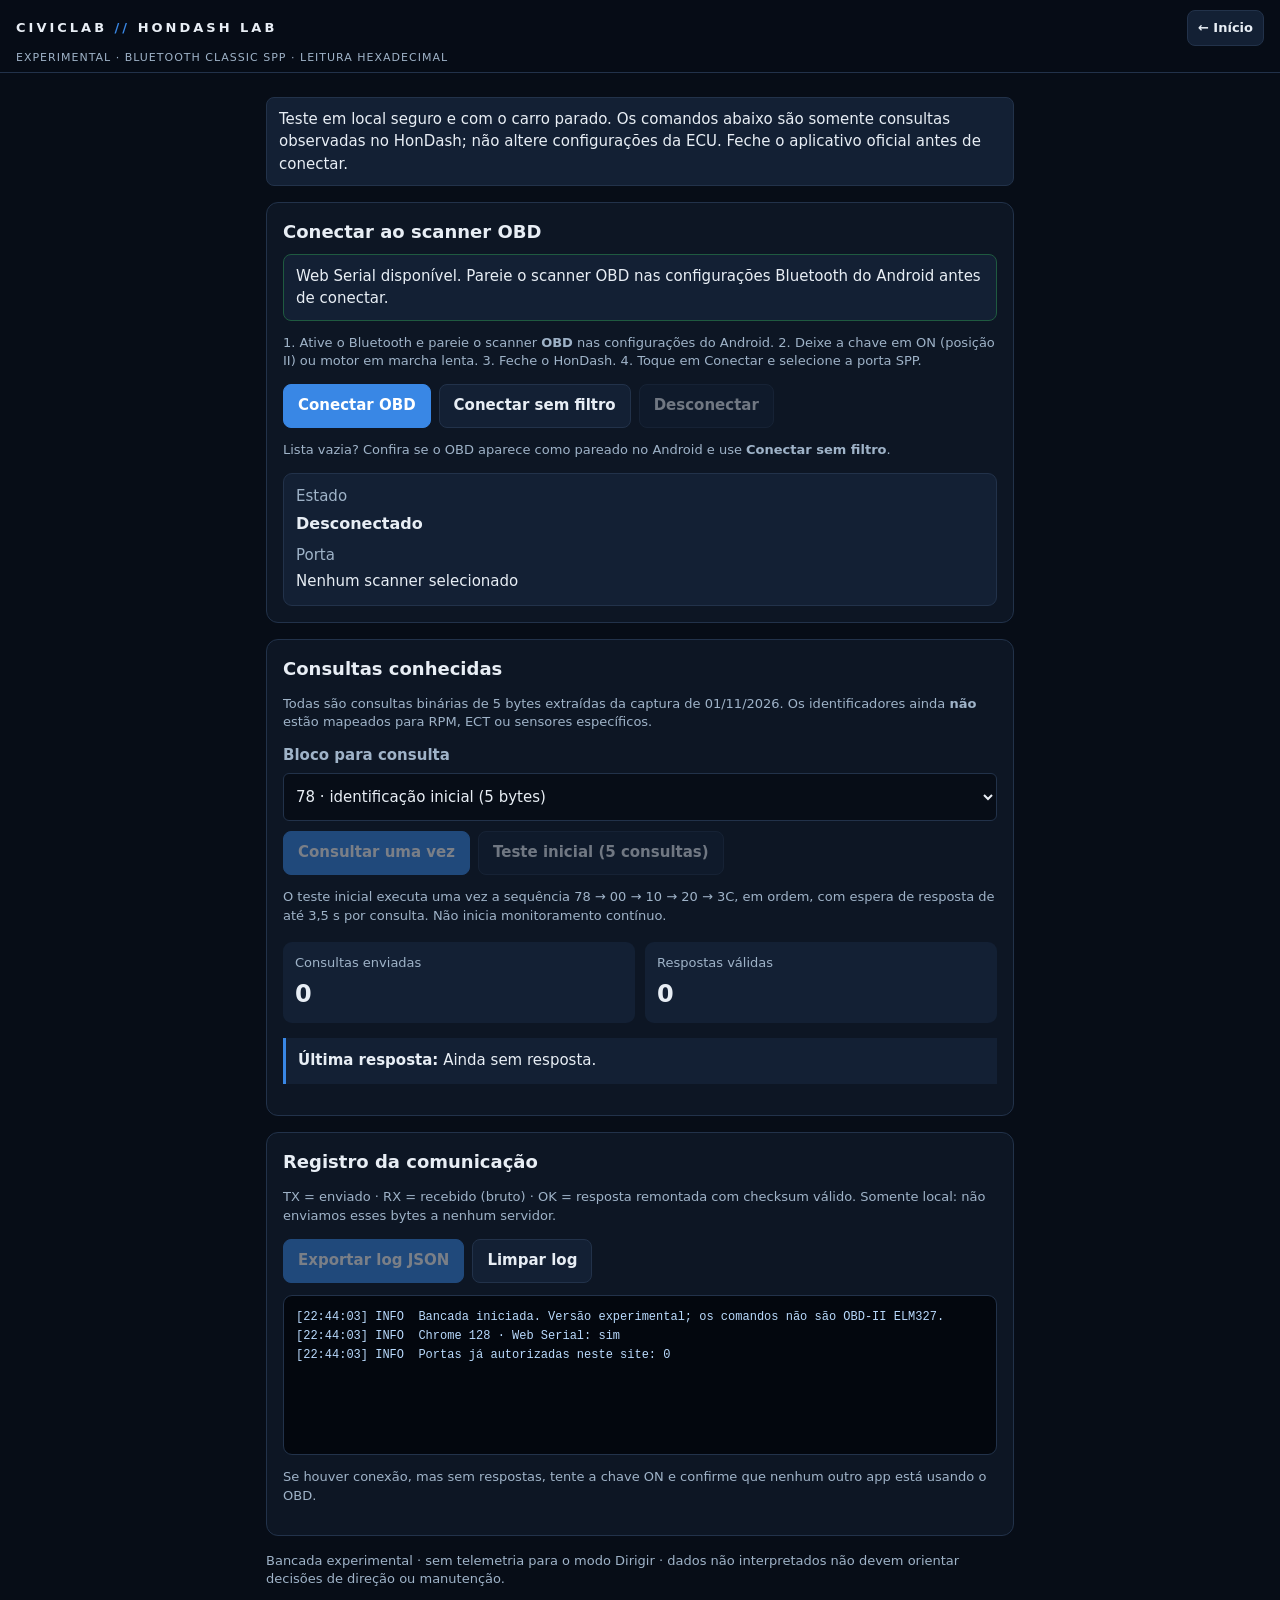
<file: index.html>
<!DOCTYPE html>
<html lang="pt-BR">
<head>
  <meta charset="utf-8">
  <meta name="viewport" content="width=device-width,initial-scale=1">
  <meta name="color-scheme" content="dark">
  <title>CivicLab · HonDash Bluetooth (bancada)</title>
  <link rel="stylesheet" href="diagnostico.css">
  <link rel="stylesheet" href="hondash.css">
  <script src="hondash.js" defer></script>
</head>
<body>
  <header class="top">
    <div class="top-row">
      <p class="brand">CIVICLAB <span>//</span> HONDASH LAB</p>
      <a class="btn small" href="index.html">← Início</a>
    </div>
    <p class="mode-tag">EXPERIMENTAL · BLUETOOTH CLASSIC SPP · LEITURA HEXADECIMAL</p>
  </header>
  <main class="lab-main">
    <div class="notice" role="note">Teste em local seguro e com o carro parado. Os comandos abaixo são somente consultas observadas no HonDash; não altere configurações da ECU. Feche o aplicativo oficial antes de conectar.</div>
    <section class="card" aria-labelledby="bt-title">
      <h2 id="bt-title">Conectar ao scanner OBD</h2>
      <p id="support" class="notice" role="status">Verificando Web Serial…</p>
      <p class="muted small">1. Ative o Bluetooth e pareie o scanner <b>OBD</b> nas configurações do Android. 2. Deixe a chave em ON (posição II) ou motor em marcha lenta. 3. Feche o HonDash. 4. Toque em Conectar e selecione a porta SPP.</p>
      <div class="row">
        <button id="connect" class="btn primary" type="button">Conectar OBD</button>
        <button id="connectAll" class="btn" type="button">Conectar sem filtro</button>
        <button id="disconnect" class="btn" type="button" disabled>Desconectar</button>
      </div>
      <p class="muted small">Lista vazia? Confira se o OBD aparece como pareado no Android e use <b>Conectar sem filtro</b>.</p>
      <div class="lab-status" aria-live="polite">
        <div><span class="muted">Estado</span><b id="status">Desconectado</b></div>
        <div><span class="muted">Porta</span><span id="selected">Nenhum scanner selecionado</span></div>
      </div>
    </section>

    <section class="card" aria-labelledby="read-title">
      <h2 id="read-title">Consultas conhecidas</h2>
      <p class="muted small">Todas são consultas binárias de 5 bytes extraídas da captura de 01/11/2026. Os identificadores ainda <b>não</b> estão mapeados para RPM, ECT ou sensores específicos.</p>
      <label class="lab-label" for="command">Bloco para consulta</label>
      <select id="command"></select>
      <div class="row">
        <button id="send" class="btn primary" type="button" disabled>Consultar uma vez</button>
        <button id="probe" class="btn" type="button" disabled>Teste inicial (5 consultas)</button>
      </div>
      <p class="muted small">O teste inicial executa uma vez a sequência 78 → 00 → 10 → 20 → 3C, em ordem, com espera de resposta de até 3,5 s por consulta. Não inicia monitoramento contínuo.</p>
      <div class="lab-metrics">
        <div><span>Consultas enviadas</span><strong id="count">0</strong></div>
        <div><span>Respostas válidas</span><strong id="responses">0</strong></div>
      </div>
      <p class="lab-last"><b>Última resposta:</b> <span id="last">Ainda sem resposta.</span></p>
    </section>

    <section class="card" aria-labelledby="log-title">
      <h2 id="log-title">Registro da comunicação</h2>
      <p class="muted small">TX = enviado · RX = recebido (bruto) · OK = resposta remontada com checksum válido. Somente local: não enviamos esses bytes a nenhum servidor.</p>
      <div class="row">
        <button id="download" class="btn primary" type="button" disabled>Exportar log JSON</button>
        <button id="clear" class="btn" type="button">Limpar log</button>
      </div>
      <pre id="log" class="lab-console" aria-label="Pacotes enviados e recebidos" role="log" aria-live="off"></pre>
      <p id="hint" class="muted small">Se houver conexão, mas sem respostas, tente a chave ON e confirme que nenhum outro app está usando o OBD.</p>
    </section>

    <footer class="muted small">Bancada experimental · sem telemetria para o modo Dirigir · dados não interpretados não devem orientar decisões de direção ou manutenção.</footer>
  </main>
</body>
</html>
</file>
<file: diagnostico.css>
/* CivicLab NightBlue · modo Diagnóstico (escuro, alto contraste, celular primeiro). */
:root {
  color-scheme: dark;
  --bg: #070d17;
  --surface: #0d1624;
  --surface-2: #132034;
  --line: #22324a;
  --grid: #1f2c3d;
  --text-1: #e8eef5;
  --text-2: #9fb3c8;
  --text-3: #7d8fa5;
  --accent: #3987e5;
  --series-a: #3987e5;
  --series-b: #d95926;
  --event: #e0a43a;
  --ok: #3fb37f;
  --warn: #e0a43a;
  --err: #ff5a61;
}
* { box-sizing: border-box; }
html { -webkit-text-size-adjust: 100%; }
body { margin: 0; background: var(--bg); color: var(--text-1); font: 15px/1.45 system-ui, -apple-system, "Segoe UI", sans-serif; font-variant-numeric: tabular-nums; }
a { color: #7fb3f2; }
.muted { color: var(--text-2); }
.small { font-size: 13px; }
.visually-hidden { position: absolute; width: 1px; height: 1px; overflow: hidden; clip: rect(0 0 0 0); white-space: nowrap; }
.brand { margin: 0; font-weight: 800; letter-spacing: 3px; font-size: 13px; color: var(--text-1); }
.brand span { color: var(--accent); }

.top { position: sticky; top: 0; z-index: 5; background: color-mix(in srgb, var(--bg) 94%, transparent); backdrop-filter: blur(6px); border-bottom: 1px solid var(--line); padding: 10px 16px 0; }
.top-row { display: flex; align-items: center; justify-content: space-between; gap: 8px; }
.mode-tag { margin: 4px 0 6px; font-size: 11px; letter-spacing: 1px; color: var(--text-2); }
.tabs { display: flex; gap: 2px; overflow-x: auto; scrollbar-width: none; }
.tabs a { flex: none; padding: 10px 12px; color: var(--text-2); text-decoration: none; border-bottom: 2px solid transparent; font-weight: 600; font-size: 14px; }
.tabs a.active { color: var(--text-1); border-bottom-color: var(--accent); }
main#view { max-width: 1100px; margin: 0 auto; padding: 16px; outline: none; }
.foot { max-width: 1100px; margin: 0 auto; padding: 8px 16px 32px; font-size: 12px; }

.card { background: var(--surface); border: 1px solid var(--line); border-radius: 12px; padding: 16px; margin: 0 0 16px; }
.card.inner { background: var(--surface-2); margin-top: 12px; }
h2 { font-size: 18px; margin: 0 0 8px; }
h3 { font-size: 15px; margin: 12px 0 6px; }
h4 { font-size: 13px; margin: 12px 0 4px; color: var(--text-2); }
.section-title { margin: 24px 0 4px; }
.row { display: flex; flex-wrap: wrap; gap: 8px; align-items: center; margin: 10px 0; }

.btn, button.btn { display: inline-flex; align-items: center; justify-content: center; min-height: 44px; padding: 8px 14px; border-radius: 8px; border: 1px solid var(--line); background: var(--surface-2); color: var(--text-1); font: inherit; font-weight: 600; text-decoration: none; cursor: pointer; }
.btn:hover { border-color: var(--accent); }
.btn:focus-visible, a:focus-visible, button:focus-visible, select:focus-visible, input:focus-visible { outline: 2px solid var(--accent); outline-offset: 2px; }
.btn.primary { background: var(--accent); border-color: var(--accent); color: #fff; }
.btn.danger { color: var(--err); border-color: #5a2a30; }
.btn.small { min-height: 36px; padding: 4px 10px; font-size: 13px; }
button.link { background: none; border: 0; padding: 4px 0; color: #7fb3f2; font: inherit; text-align: left; cursor: pointer; text-decoration: underline; min-height: 32px; }

.notice { padding: 10px 12px; border-radius: 8px; margin: 8px 0; border: 1px solid var(--line); background: var(--surface-2); }
.notice.ok { border-color: #1f5a40; }
.notice.err { border-color: #6b2a31; color: #ffc2c5; }
.insufficient { color: var(--text-2); font-weight: 700; }
progress { width: 100%; height: 10px; accent-color: var(--accent); }

.badge { display: inline-block; padding: 2px 8px; border-radius: 999px; font-size: 12px; font-weight: 700; border: 1px solid var(--line); color: var(--text-2); white-space: nowrap; }
.integ-completa, .st-ok { color: var(--ok); border-color: #1f5a40; }
.integ-com_ressalvas, .st-partial { color: var(--warn); border-color: #5c4519; }
.integ-limitada, .st-insufficient { color: var(--text-2); }
.cat-csv_verified { color: var(--ok); border-color: #1f5a40; }
.cat-pending { color: var(--warn); border-color: #5c4519; }
.pv-observation { color: var(--warn); border-color: #5c4519; }
.pv-persistent { color: var(--err); border-color: #6b2a31; }

.file-group { border-top: 1px solid var(--line); padding: 12px 0; }
.file-head { display: flex; justify-content: space-between; align-items: flex-start; gap: 8px; flex-wrap: wrap; }
.session-list { list-style: none; margin: 8px 0 0; padding: 0; display: grid; gap: 8px; }
.session-link { display: grid; gap: 4px; padding: 12px; border-radius: 10px; background: var(--surface-2); border: 1px solid var(--line); color: var(--text-1); text-decoration: none; }
.session-link:hover { border-color: var(--accent); }
.session-link .title { font-weight: 700; }
.session-link .meta { color: var(--text-2); font-size: 13px; }
.session-head { display: flex; justify-content: space-between; gap: 12px; flex-wrap: wrap; }
.session-head h2 { margin: 0; overflow-wrap: anywhere; }

.facts { display: grid; grid-template-columns: max-content 1fr; gap: 4px 12px; margin: 12px 0; font-size: 14px; }
.facts dt { color: var(--text-2); }
.facts dd { margin: 0; overflow-wrap: anywhere; }
@media (max-width: 560px) { .facts { grid-template-columns: 1fr; } .facts dd { margin-bottom: 6px; } }
.notes, .obs, .events { margin: 8px 0; padding-left: 20px; }
details { margin: 8px 0; }
summary { cursor: pointer; color: var(--text-2); font-weight: 600; min-height: 32px; padding: 4px 0; }

.table-wrap { overflow-x: auto; margin: 8px 0; border: 1px solid var(--line); border-radius: 8px; }
table { border-collapse: collapse; width: 100%; font-size: 13px; }
th, td { padding: 6px 10px; text-align: left; border-bottom: 1px solid var(--grid); vertical-align: top; }
th { color: var(--text-2); font-weight: 600; background: var(--surface-2); position: sticky; top: 0; }
table.num td:nth-child(n+3) { text-align: right; }
select, input, textarea { background: var(--bg); color: var(--text-1); border: 1px solid var(--line); border-radius: 6px; padding: 8px; font: inherit; min-height: 40px; max-width: 100%; }
td select { min-width: 180px; }

.analyzers { display: grid; gap: 12px; grid-template-columns: repeat(auto-fill, minmax(min(100%, 480px), 1fr)); }
.analyzer header { display: flex; justify-content: space-between; align-items: center; gap: 8px; }
.analyzer h3 { margin: 0; }
.analyzer.status-insufficient { opacity: .92; }
.sensors-line { font-size: 13px; margin: 6px 0; }
.metrics { display: grid; grid-template-columns: 1fr auto; gap: 4px 12px; margin: 8px 0; font-size: 14px; }
.metrics dt { color: var(--text-2); }
.metrics dd { margin: 0; text-align: right; }
.metrics small { display: block; color: var(--text-3); font-size: 12px; }
.kind { display: block; font-size: 11px; color: var(--text-3); }
.kind-reported_unverified, .kind-estimated { color: var(--warn); }

.form { display: grid; grid-template-columns: repeat(auto-fill, minmax(min(100%, 200px), 1fr)); gap: 10px; margin: 12px 0; }
.form label { display: grid; gap: 4px; font-size: 13px; color: var(--text-2); }
.form label.wide { grid-column: 1 / -1; }
.form label.check { display: flex; align-items: center; gap: 8px; }
.form label.check input { min-height: auto; width: 20px; height: 20px; }
.form button { justify-self: start; }

.chart { position: relative; }
.chart canvas { display: block; width: 100%; touch-action: pan-y; cursor: crosshair; }
.chart-tools { display: flex; gap: 6px; align-items: center; margin-bottom: 6px; }
.chart-tools button { min-width: 44px; min-height: 40px; background: var(--surface-2); color: var(--text-1); border: 1px solid var(--line); border-radius: 8px; font: inherit; cursor: pointer; }
.chart-range { color: var(--text-2); font-size: 13px; margin-left: auto; }
.chart-readout { display: flex; flex-wrap: wrap; gap: 4px 14px; font-size: 13px; color: var(--text-1); min-height: 24px; margin-top: 6px; }
.chart-readout .ev { color: var(--event); }
.swatch { display: inline-block; width: 14px; height: 4px; border-radius: 2px; margin: 0 6px 3px 0; vertical-align: middle; }
.swatch.a { background: var(--series-a); }
.swatch.b { background: var(--series-b); }
.legend { font-size: 13px; color: var(--text-2); }
.compare-pick label { display: grid; gap: 4px; font-size: 13px; color: var(--text-2); flex: 1 1 260px; }

/* Página inicial */
.home-main { max-width: 720px; margin: 0 auto; padding: 32px 16px; }
.home-cards { display: grid; gap: 12px; margin: 24px 0; grid-template-columns: repeat(auto-fit, minmax(min(100%, 260px), 1fr)); }
.home-card { display: grid; gap: 6px; padding: 20px; background: var(--surface); border: 1px solid var(--line); border-radius: 14px; color: var(--text-1); text-decoration: none; }
.home-card:hover { border-color: var(--accent); }
.home-card b { font-size: 20px; }
.home-card span { color: var(--text-2); }
</file>
<file: hondash.css>
/* CivicLab HonDash Lab · extension to diagnostico.css */
.lab-main { max-width: 780px; margin: 0 auto; padding: 16px; }
.lab-main .card { margin-top: 16px; }
.lab-main .notice { line-height: 1.5; }
.lab-status { display: grid; gap: 10px; padding: 12px; background: var(--surface-2); border: 1px solid var(--line); border-radius: 9px; }
.lab-status > div { display: grid; gap: 4px; overflow-wrap: anywhere; }
.lab-status b { font-size: 16px; }
#status[data-tone="ok"] { color: var(--ok); }
#status[data-tone="err"] { color: var(--err); }
.lab-label { display: block; margin: 12px 0 6px; font-weight: 600; color: var(--text-2); }
#command { width: 100%; min-height: 48px; }
.lab-metrics { display: grid; grid-template-columns: repeat(2, minmax(0, 1fr)); gap: 10px; margin-top: 16px; }
.lab-metrics > div { padding: 12px; background: var(--surface-2); border-radius: 9px; display: grid; gap: 4px; }
.lab-metrics span { font-size: 13px; color: var(--text-2); }
.lab-metrics strong { font-size: 24px; }
.lab-last { overflow-wrap: anywhere; padding: 12px; border-left: 3px solid var(--accent); background: var(--surface-2); }
.lab-console { min-height: 160px; max-height: 360px; overflow: auto; background: #03070e; border: 1px solid var(--line); border-radius: 9px; padding: 12px; color: #b9dafd; font: 12px/1.6 ui-monospace, SFMono-Regular, Consolas, monospace; white-space: pre-wrap; overflow-wrap: anywhere; user-select: text; }
button:disabled { opacity: .45; cursor: not-allowed; }
.lab-main footer { padding-bottom: 24px; }
@media (max-width: 460px) { .lab-main { padding: 12px; } .lab-main .row .btn { flex: 1 1 140px; } .lab-console { font-size: 11px; } }
</file>
